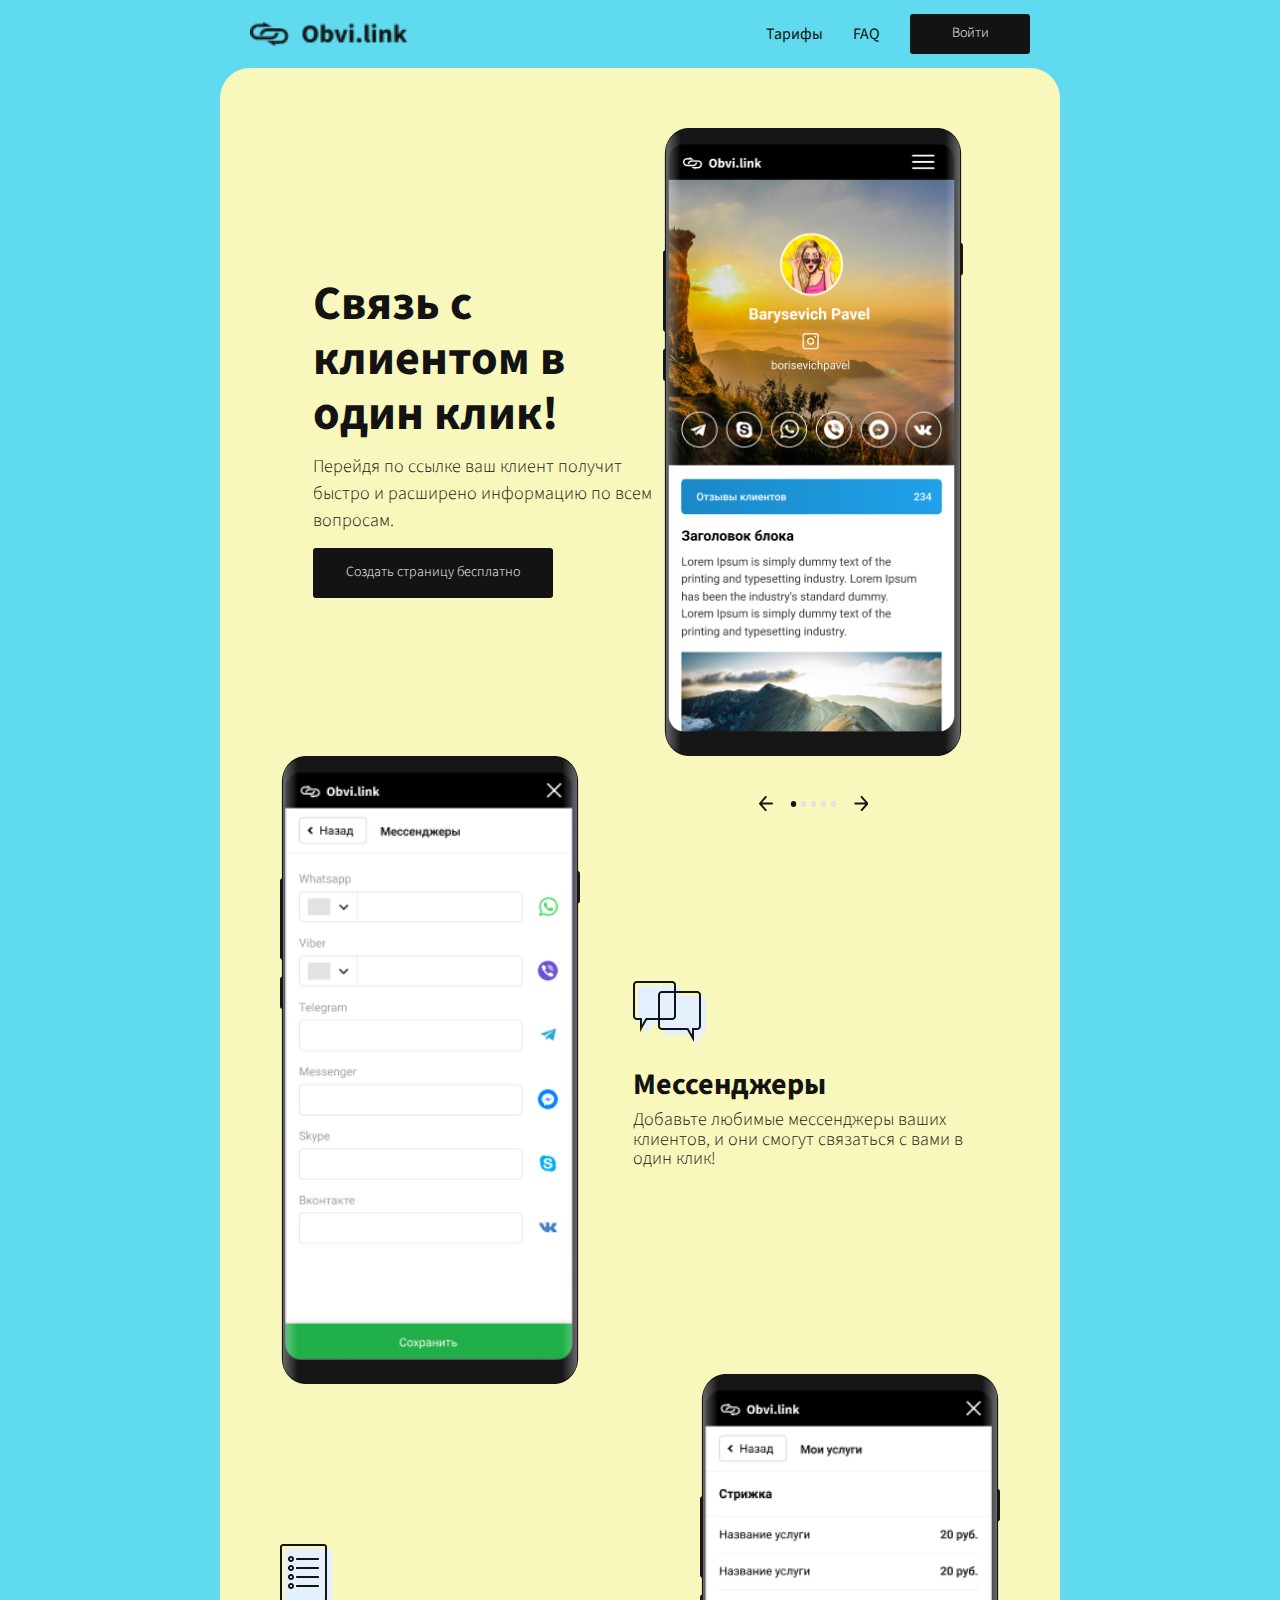
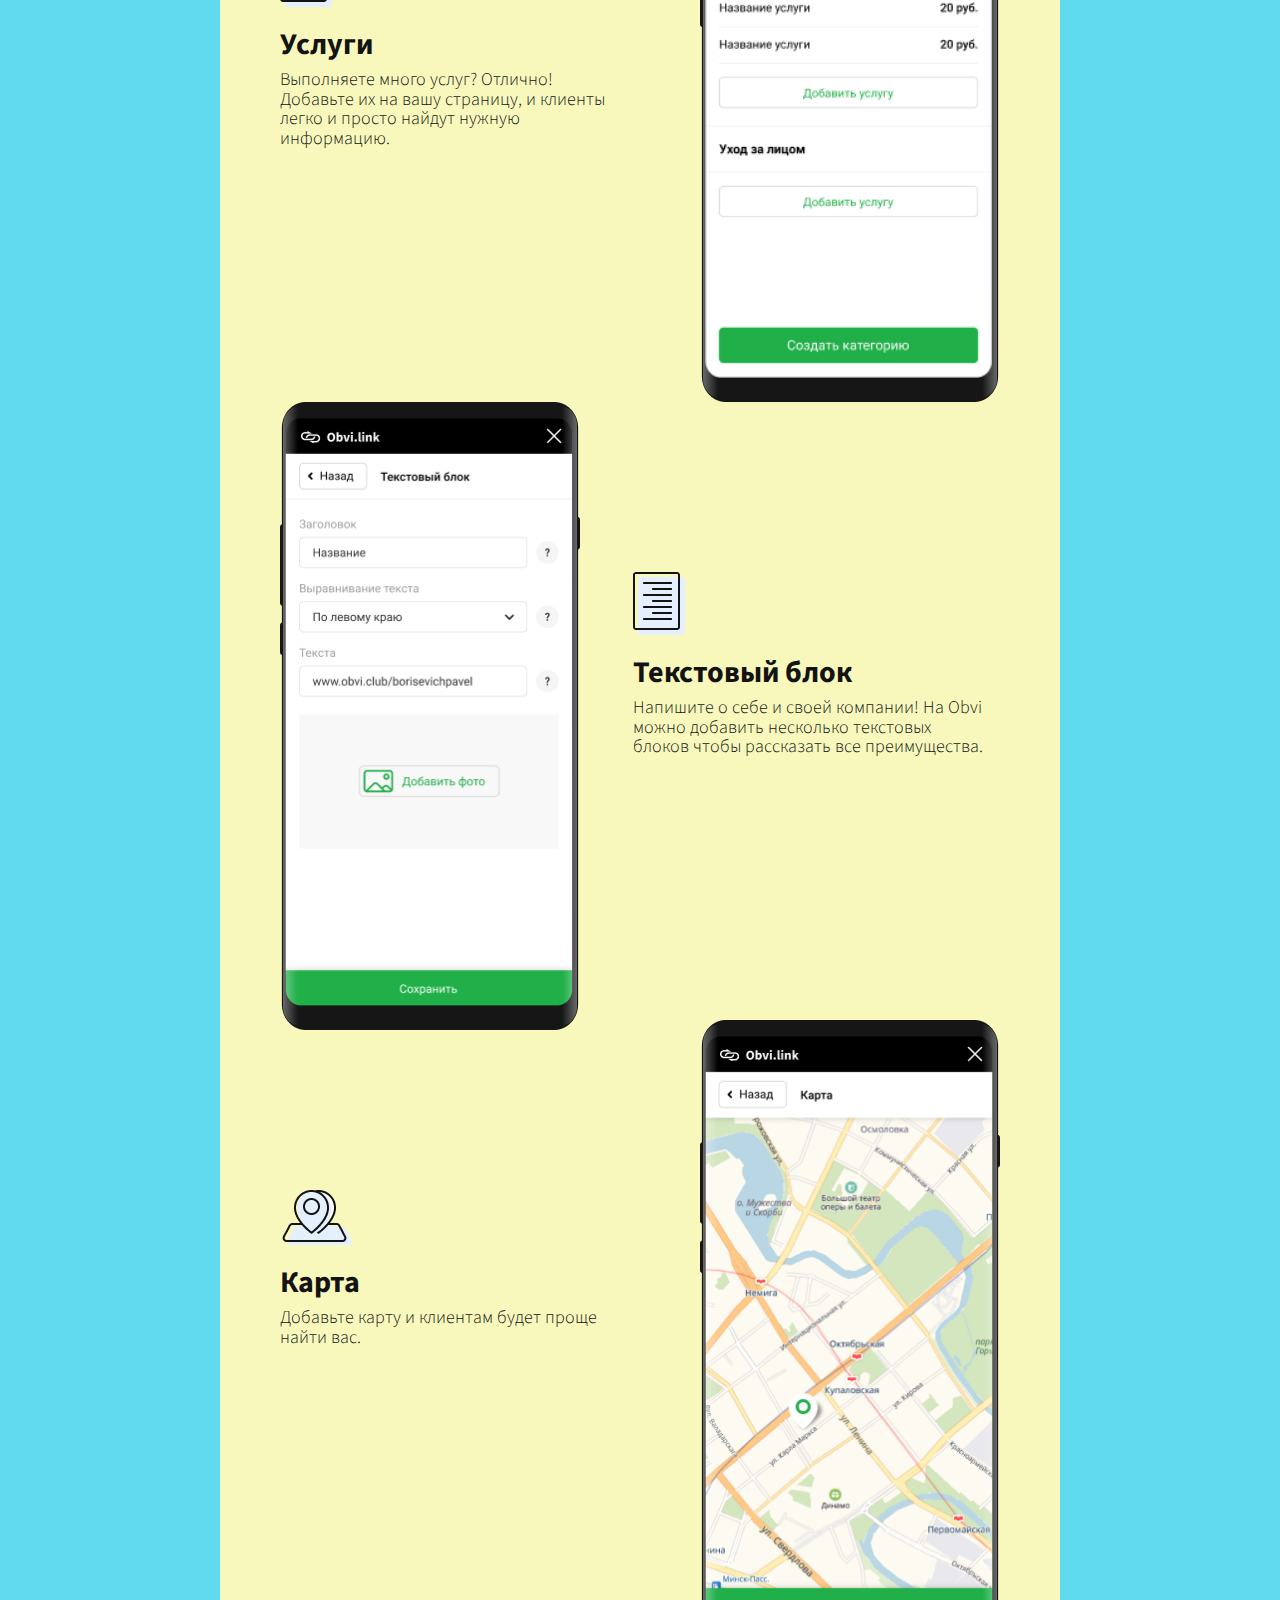
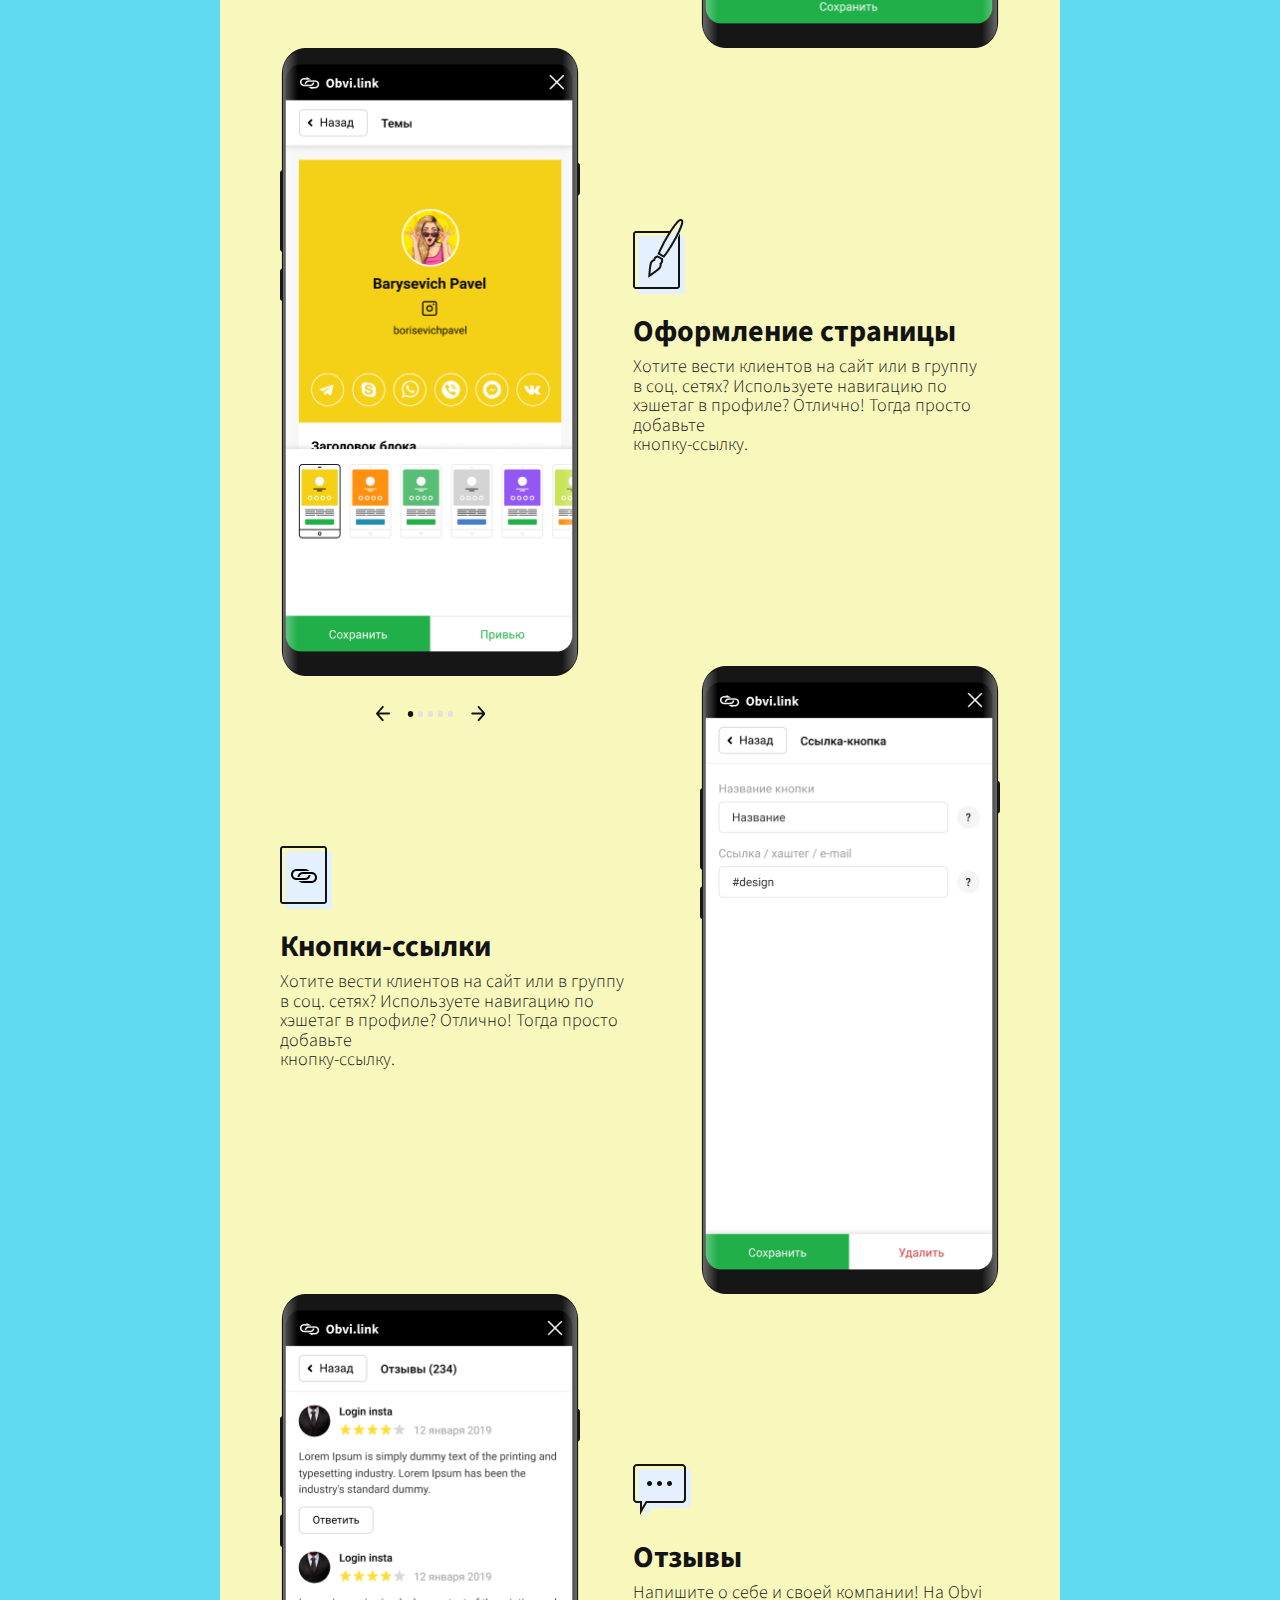
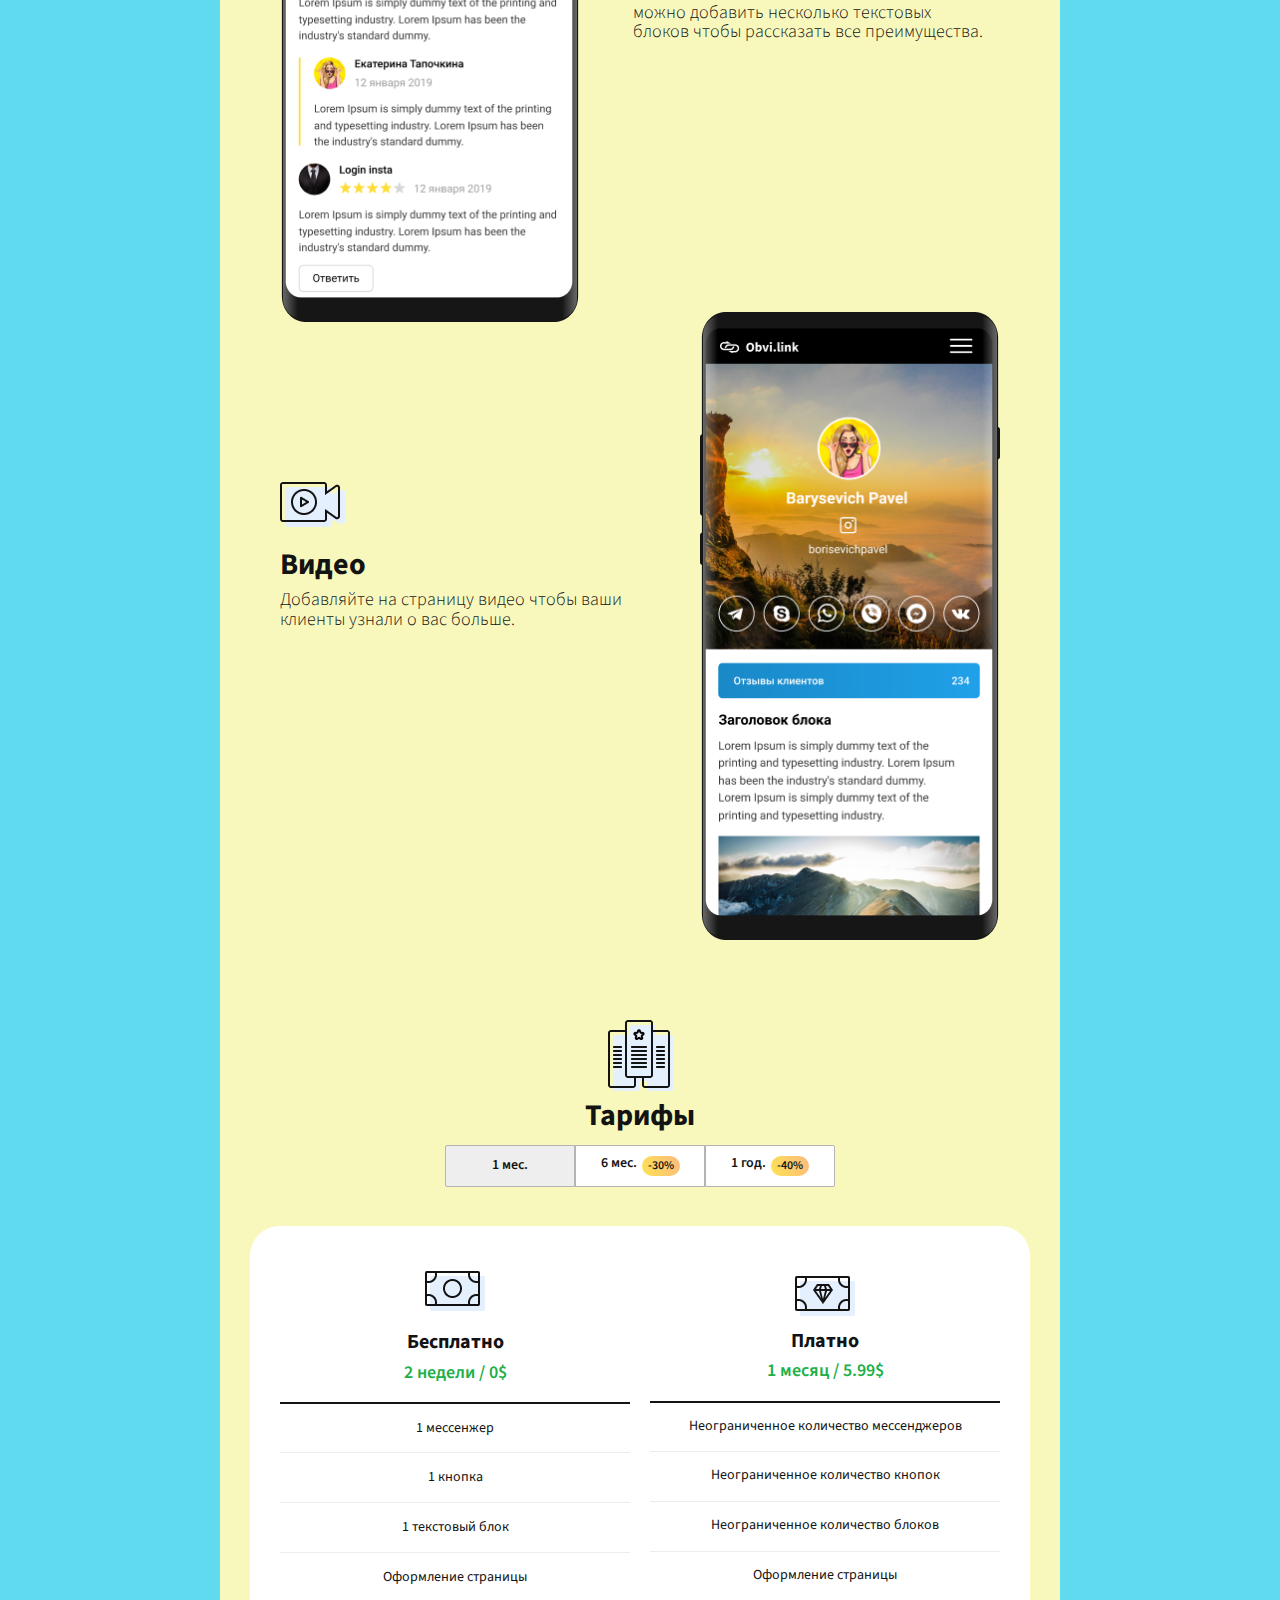
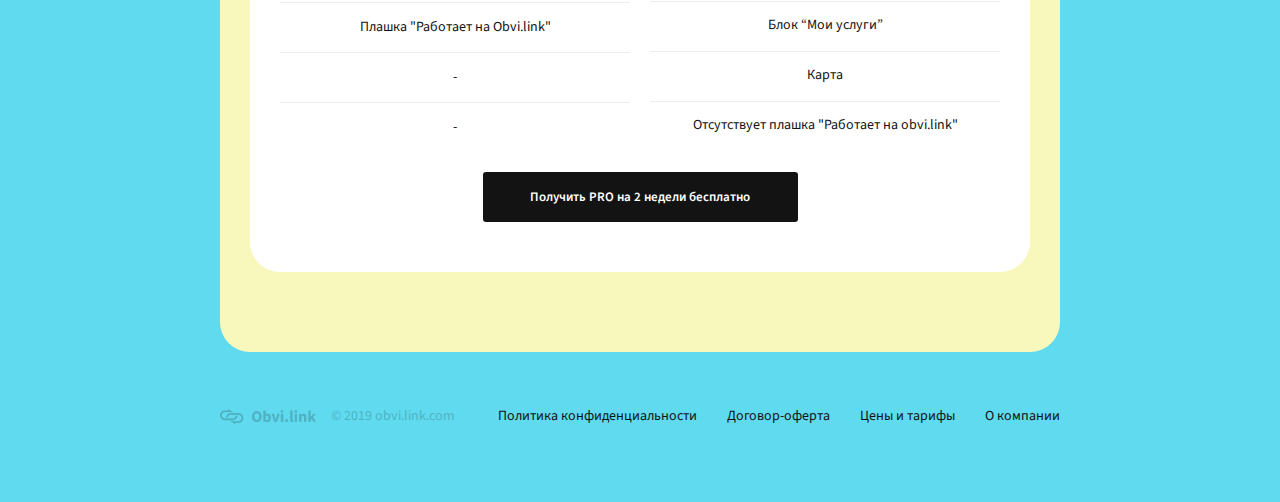
<file: index.html>
<!DOCTYPE html>

<html lang="en">

<head>
    <meta charset="UTF-8">
    <meta name="viewport"
          content="width=device-width, user-scalable=no, initial-scale=1.0, maximum-scale=1.0, minimum-scale=1.0">
    <meta http-equiv="X-UA-Compatible" content="ie=edge">
    <title>Homework_5</title>
    <link rel="stylesheet" href="norm/normalize.css">
    <link rel="preconnect" href="https://fonts.googleapis.com">
    <link rel="preconnect" href="https://fonts.gstatic.com" crossorigin>
    <link href="https://fonts.googleapis.com/css2?family=Source+Sans+Pro:wght@300;400;700&display=swap" rel="stylesheet">
    <link rel="stylesheet" href="css/style.css">
</head>

<body class="center">

<header>
    <div class="header">
        <a href="#" class="link">
            <img src="img/logo.png" alt="logo" class="header__logo">
        </a>
        <nav class="nav">
            <button class="nav__burger">
                <img src="img/burger.png" alt="burger">
            </button>
            <ul class="nav__list">
                <li class="nav__elem">
                    <a href="#" class="nav__link">
                        Тарифы
                    </a>
                </li>
                <li class="nav__elem">
                    <a href="#" class="nav__link">
                        FAQ
                    </a>
                </li>
                <li class="nav__elem">
                    <a href="#" class="main_button">
                        Войти
                    </a>
                </li>
            </ul>
        </nav>
    </div>
</header>

<main class="main">
    <div class="center--small content">
        <section class="offer">
            <div class="offer__text">
                <h1 class="offer__title">
                    Cвязь с клиентом в один клик!
                </h1>
                <p class="offer__desc">
                    Перейдя по ссылке ваш клиент получит быстро и расширено информацию по всем вопросам.
                </p>
                <a href="" class="main_button">
                    Создать страницу бесплатно
                </a>
            </div>
            <div class="phone">
                <img src="/img/phone_1.png" alt="Cвязь с клиентом в один клик!" class="phone_1">
            </div>
        </section>

        <section class="main_block main_block--messengers">
            <div class="infoblock infoblock--messengers">
                <div class="slider">
                    <input type="radio" name="messengers" class="slide visually-hidden" id="messengers_slide_1" checked>
                    <input type="radio" name="messengers" class="slide visually-hidden" id="messengers_slide_2">
                    <input type="radio" name="messengers" class="slide visually-hidden" id="messengers_slide_3">
                    <input type="radio" name="messengers" class="slide visually-hidden" id="messengers_slide_4">
                    <input type="radio" name="messengers" class="slide visually-hidden" id="messengers_slide_5">

                    <div class="controls">
                        <label for="messengers_slide_1" class="switch"></label>
                        <label for="messengers_slide_2" class="switch"></label>
                        <label for="messengers_slide_3" class="switch"></label>
                        <label for="messengers_slide_4" class="switch"></label>
                        <label for="messengers_slide_5" class="switch"></label>
                    </div>

                    <div class="active">
                        <label for="messengers_slide_1" class="switch"></label>
                        <label for="messengers_slide_2" class="switch"></label>
                        <label for="messengers_slide_3" class="switch"></label>
                        <label for="messengers_slide_4" class="switch"></label>
                        <label for="messengers_slide_5" class="switch"></label>
                    </div>
                </div>
                <img src="img/messengers.png" alt="Messengers logo" class="infoblock__logo infoblock__logo__messengers">
                <article class="infoblock__article infoblock__article--messengers">
                    <h1 class="article__title article__title--messengers">
                        Мессенджеры
                    </h1>
                    <p class="article__desc article__desc--messengers">
                        Добавьте любимые мессенджеры ваших клиентов, и они смогут связаться с вами в один клик!
                    </p>
                </article>
            </div>
            <div class="phone ">
                <img src="/img/phone_2.png" alt="Мессенджеры" class="phone_1">
            </div>

         </section>

        <section class="main_block main_block--services">
            <div class="infoblock infoblock--services">
                <img src="img/services.png" alt="Services logo" class="infoblock__logo infoblock__logo--services">
                <article class="infoblock__article infoblock__article--services">
                    <h1 class="article__title article__title--services">
                        Услуги
                    </h1>
                    <p class="article__desc article__desc--services">
                        Выполняете много услуг? Отлично! Добавьте их на вашу страницу, и клиенты легко и просто найдут нужную информацию.
                    </p>
                </article>
            </div>
            <div class="phone">
                <img src="/img/phone_3.1.png" alt="Services" class="phone_1">
            </div>
        </section>

        <section class="main_block main_block--text">
            <div class="infoblock infoblock--text">
                <img src="img/text_block.png" alt="Text logo" class="infoblock__logo infoblock__logo__text">
                <article class="infoblock__article infoblock__article--text">
                    <h1 class="article__title article__title--text">
                        Текстовый блок
                    </h1>
                    <p class="article__desc article__desc--text">
                        Напишите о себе и своей компании! На Obvi можно добавить несколько текстовых блоков чтобы рассказать все преимущества.
                    </p>
                </article>
            </div>
            <div class="phone">
                <img src="/img/phone_4.png" alt="Text block" class="phone_1">
            </div>
        </section>

        <section class="main_block main_block--map">
            <div class="infoblock infoblock--map">
                <img src="img/map.png" alt="Map logo" class="infoblock__logo infoblock__logo__map">
                <article class="infoblock__article infoblock__article--map">
                    <h1 class="article__title article__title--map">
                        Карта
                    </h1>
                    <p class="article__desc article__desc--map">
                        Добавьте  карту и клиентам будет проще найти вас.
                    </p>
                </article>
            </div>
            <div class="phone">
                <img src="/img/phone_5.png" alt="Map" class="phone_1">
            </div>
        </section>

        <section class="main_block main_block--design">
            <div class="infoblock infoblock--design">
                <img src="img/page_design.png" alt="Page design logo" class="infoblock__logo infoblock__logo__design">
                <article class="infoblock__article infoblock__article--design">
                    <h1 class="article__title article__title--design">
                        Оформление страницы
                    </h1>
                    <p class="article__desc article__desc--design">
                        Хотите вести клиентов на сайт или в группу в соц. сетях? Используете навигацию по хэшетаг в профиле? Отлично! Тогда просто добавьте <br> кнопку-ссылку.
                    </p>
                </article>
            </div>
            <div class="phone">
                <img src="/img/phone_6.png" alt="Page design" class="phone_1">
            </div>
        </section>

        <section class="main_block main_block--link_buttons">
            <div class="infoblock infoblock--link_buttons">
                <div class="slider">
                    <input type="radio" name="link_buttons" class="slide visually-hidden" id="link_buttons_slide_1" checked>
                    <input type="radio" name="link_buttons" class="slide visually-hidden" id="link_buttons_slide_2">
                    <input type="radio" name="link_buttons" class="slide visually-hidden" id="link_buttons_slide_3">
                    <input type="radio" name="link_buttons" class="slide visually-hidden" id="link_buttons_slide_4">
                    <input type="radio" name="link_buttons" class="slide visually-hidden" id="link_buttons_slide_5">

                    <div class="controls">
                        <label for="link_buttons_slide_1" class="switch"></label>
                        <label for="link_buttons_slide_2" class="switch"></label>
                        <label for="link_buttons_slide_3" class="switch"></label>
                        <label for="link_buttons_slide_4" class="switch"></label>
                        <label for="link_buttons_slide_5" class="switch"></label>
                    </div>

                    <div class="active">
                        <label for="link_buttons_slide_1" class="switch"></label>
                        <label for="link_buttons_slide_2" class="switch"></label>
                        <label for="link_buttons_slide_3" class="switch"></label>
                        <label for="link_buttons_slide_4" class="switch"></label>
                        <label for="link_buttons_slide_5" class="switch"></label>
                    </div>
                </div>
                <img src="img/buttons.png" alt="Link_buttons logo" class="infoblock__logo infoblock__logo--link_buttons">
                <article class="infoblock__article infoblock__article--link_buttons">
                    <h1 class="article__title article__title--link_buttons">
                        Кнопки-ссылки
                    </h1>
                    <p class="article__desc article__desc--link_buttons">
                        Хотите вести клиентов на сайт или в группу в соц. сетях? Используете навигацию по хэшетаг в профиле? Отлично! Тогда просто добавьте <br> кнопку-ссылку.
                    </p>
                </article>
            </div>
            <div class="phone">
                <img src="/img/phone_7.png" alt="Link_buttons" class="phone_1">
            </div>
        </section>

        <section class="main_block main_block--reviews">
            <div class="infoblock infoblock--reviews">
                <img src="img/reviews.png" alt="Reviews logo" class="infoblock__logo infoblock__logo__reviews">
                <article class="infoblock__article infoblock__article--reviews">
                    <h1 class="article__title article__title--reviews">
                        Отзывы
                    </h1>
                    <p class="article__desc article__desc--reviews">
                        Напишите о себе и своей компании! На Obvi можно добавить несколько текстовых блоков чтобы рассказать все преимущества.
                    </p>
                </article>
            </div>
            <div class="phone">
                <img src="/img/phone_8.png" alt="Reviews" class="phone_1">
            </div>
        </section>

        <section class="main_block main_block--video">
            <div class="infoblock infoblock--video">
                <img src="img/video.png" alt="Video logo" class="infoblock__logo infoblock__logo__video">
                <article class="infoblock__article infoblock__article--video">
                    <h1 class="article__title article__title--video">
                        Видео
                    </h1>
                    <p class="article__desc article__desc--video">
                        Добавляйте на страницу видео чтобы ваши клиенты узнали о вас больше.
                    </p>
                </article>
            </div>
            <div class="phone">
                <img src="/img/phone_1.png" alt="Video" class="phone_1">
            </div>
        </section>

        <section class="rates">
            <img src="img/rates.png" alt="Rates" class="rates__img">
            <h3 class="rates__title">
                Тарифы
            </h3>
            <div class=" slider rates__slider">
                <input type="radio" name="rates" class="slide--rates visually-hidden" id="rates_slide_1" checked>
                <input type="radio" name="rates" class="slide--rates visually-hidden" id="rates_slide_2">
                <input type="radio" name="rates" class="slide--rates visually-hidden" id="rates_slide_3">

                <div class="active--rates">
                    <label for="rates_slide_1" class="switch radius_1"> 1 мес.</label>
                    <label for="rates_slide_2" class="switch">
                        <div class="percents">
                            <p class="percents__text">
                                6 мес.
                            </p>
                            <p class="percents__oval">
                                -30%
                            </p>
                        </div>
                    </label>
                    <label for="rates_slide_3" class="switch radius_3">
                        <div class="percents">
                            <p class="percents__text">
                                1 год.
                            </p>
                            <p class="percents__oval">
                                -40%
                            </p>
                        </div>
                    </label>
                </div>
            </div>
        </section>

        <section class="subs">
            <div class="subs__block">
                <div class="subs__proposal">
                    <div class="img_cont">
                        <img src="img/subs_logo_1.png" alt="Free" class="subs__logo">
                    </div>
                    <h3 class="subs__title">
                        Бесплатно
                    </h3>
                    <h5 class="subs__cost">
                        2 недели / 0$
                    </h5>
                    <p class="subs__advantages">
                        1 мессенжер
                    </p>
                    <p class="subs__advantages">
                        1 кнопка
                    </p>
                    <p class="subs__advantages">
                        1 текстовый блок
                    </p>
                    <p class="subs__advantages">
                        Оформление страницы
                    </p>
                    <p class="subs__advantages">
                        Плашка "Работает на Obvi.link"
                    </p>
                    <p class="subs__advantages display">
                        -
                    </p>
                    <p class="subs__advantages display">
                        -
                    </p>
                </div>
                <div class="subs__proposal">
                    <img src="img/subs_logo_2.png" alt="Fee" class="subs__logo">
                    <h3 class="subs__title">
                        Платно
                    </h3>
                    <h5 class="subs__cost">
                        1 месяц / 5.99$
                    </h5>
                    <p class="subs__advantages">
                        Неограниченное количество мессенджеров
                    </p>
                    <p class="subs__advantages">
                        Неограниченное количество кнопок
                    </p>
                    <p class="subs__advantages">
                        Неограниченное количество блоков
                    </p>
                    <p class="subs__advantages">
                        Оформление страницы
                    </p>
                    <p class="subs__advantages">
                        Блок “Мои услуги”
                    </p>
                    <p class="subs__advantages">
                        Карта
                    </p>
                    <p class="subs__advantages">
                        Отсутствует плашка "Работает на obvi.link"
                    </p>
                </div>
            </div>
            <a href="" class="main_button subs__button">
                Получить PRO на 2 недели бесплатно
            </a>
        </section>
    </div>
</main>

<footer class="footer">
    <ul class="nav">
        <li class="nav__elem">
            <a href="" class="footer__link">
                Политика конфиденциальности
            </a>
        </li>
        <li class="nav__elem">
            <a href="" class="footer__link">
                Договор-оферта
            </a>
        </li>
        <li class="nav__elem">
            <a href="" class="footer__link">
                Цены и тарифы
            </a>
        </li>
        <li class="nav__elem">
            <a href="" class="footer__link">
                О компании
            </a>
        </li>
    </ul>
    <div class="annotation">
        <img src="img/logo.png" alt="Logotype" class="annotation__logo">
        <p class="annotation__desc">
            © 2019 obvi.link.com
        </p>
    </div>
</footer>

</body>

</html>
</file>
<file: css/style.css>
.main_button {
  display: flex;
  justify-content: center;
  align-items: center;
  min-width: 120px;
  min-height: 40px;
  text-decoration: none;
  border-radius: 3px;
  background: #131313;
  color: #FFFFFF;
}

.header {
  padding-left: calc(50vw - 125px);
  padding-right: calc(50vw - 125px);
}
@media screen and (min-width: 841px) {
  .header {
    padding-left: calc(50vw - 420px);
    padding-right: calc(50vw - 420px);
  }
}
@media screen and (min-width: 1351px) {
  .header {
    padding-left: calc(50vw - 675px);
    padding-right: calc(50vw - 675px);
  }
}
@media screen and (min-width: 841px) {
  .header__logo {
    width: 157px;
    height: 25px;
  }
}

.header {
  display: flex;
  justify-content: space-between;
  width: 320px;
  padding: 20px;
}
@media screen and (min-width: 841px) {
  .header {
    width: auto;
    padding: 0 30px;
    width: 840px;
  }
}
@media screen and (min-width: 1351px) {
  .header {
    width: 1350px;
  }
}

.link {
  display: flex;
  align-items: center;
  text-decoration: none;
}

.nav {
  display: flex;
  align-items: center;
}
.nav__burger {
  display: flex;
  justify-content: center;
  align-items: center;
  border: none;
  background: none;
  padding: 0;
}
@media screen and (min-width: 841px) {
  .nav__burger {
    display: none;
  }
}
.nav__list {
  display: none;
}
@media screen and (min-width: 841px) {
  .nav__list {
    display: flex;
    padding: 0;
    align-items: center;
  }
}
.nav__elem {
  display: block;
  margin-right: 30px;
  list-style: none;
}
.nav__elem:last-child {
  margin-right: 0;
}
.nav__link {
  text-decoration: none;
  color: #131313;
  font-weight: 400;
  font-size: 16px;
  line-height: 150%;
}

* {
  box-sizing: border-box;
}

body {
  font-family: "Source Sans Pro", sans-serif;
  font-weight: 300;
  font-size: 14px;
  line-height: 140%;
  color: #131313;
  width: 320px;
}
@media screen and (min-width: 841px) {
  body {
    width: 840px;
    background-color: #5fdaee;
  }
}
@media screen and (min-width: 1351px) {
  body {
    width: 1350px;
  }
}

.visually-hidden {
  position: absolute;
  white-space: nowrap;
  width: 1px;
  height: 1px;
  overflow: hidden;
  border: 0;
  padding: 0;
  clip: rect(0 0 0 0);
  clip-path: inset(50%);
  margin: -1px;
}

.center {
  padding-left: calc(50vw - 160px);
  padding-right: calc(50vw - 160px);
}
@media screen and (min-width: 841px) {
  .center {
    padding-left: calc(50vw - 420px);
    padding-right: calc(50vw - 420px);
  }
}
@media screen and (min-width: 1351px) {
  .center {
    padding-left: calc(50vw - 675px);
    padding-right: calc(50vw - 675px);
  }
}

.center--small {
  margin-right: auto;
  margin-left: auto;
}
@media screen and (min-width: 841px) {
  .center--small {
    margin-right: 0;
    margin-left: 0;
  }
}

.content {
  width: 320px;
  display: flex;
  justify-content: center;
  flex-direction: column;
  align-items: center;
}
@media screen and (min-width: 841px) {
  .content {
    width: 840px;
    background-color: #f8f8bd;
    border-radius: 30px;
  }
}
@media screen and (min-width: 1351px) {
  .content {
    width: 1350px;
  }
}

.offer {
  display: flex;
  flex-direction: column;
  align-items: center;
  justify-content: center;
  width: 250px;
}
@media screen and (min-width: 841px) {
  .offer {
    flex-direction: row;
    justify-content: center;
    width: 840px;
    padding: 60px 65px 0 60px;
  }
}
@media screen and (min-width: 1351px) {
  .offer {
    width: 1351px;
    padding: 60px 0 0 0;
  }
}
.offer__text {
  display: flex;
  flex-direction: column;
  align-items: center;
  justify-content: center;
}
@media screen and (min-width: 841px) {
  .offer__text {
    width: 350px;
    align-items: start;
  }
}
@media screen and (min-width: 1351px) {
  .offer__text {
    width: 421px;
    align-items: start;
    margin-right: 104px;
  }
}
.offer__title {
  font-weight: 700;
  font-size: 24px;
  line-height: 30px;
  margin: 30px 0 11px;
}
@media screen and (min-width: 841px) {
  .offer__title {
    font-weight: 700;
    font-size: 48px;
    line-height: 55px;
  }
}
@media screen and (min-width: 1351px) {
  .offer__title {
    font-size: 64px;
    line-height: 65px;
  }
}
.offer__desc {
  margin-bottom: 13px;
}
@media screen and (min-width: 841px) {
  .offer__desc {
    font-weight: 300;
    font-size: 18px;
    line-height: 150%;
    margin: 0 0 14px 0;
  }
}
@media screen and (min-width: 1351px) {
  .offer__desc {
    width: 350px;
  }
}
.offer .main_button {
  min-width: 250px;
  margin-bottom: 40px;
}
@media screen and (min-width: 841px) {
  .offer .main_button {
    min-width: 240px;
    min-height: 50px;
  }
}

.phone {
  display: flex;
  width: 238px;
  height: 498px;
  background: url("../img/phone.png") no-repeat;
  padding: 11px 5px 19px;
  background-size: contain;
  position: relative;
}
@media screen and (min-width: 841px) {
  .phone {
    width: 300px;
    height: 628px;
  }
}
.phone img {
  object-fit: contain;
  width: 228px;
}
@media screen and (min-width: 841px) {
  .phone img {
    width: 287.58px;
  }
}
.phone:before, .phone:after {
  content: "";
  display: block;
  position: absolute;
  top: 3px;
  left: 3px;
  width: calc(100% - 6px);
  height: calc(100% - 6px);
  border-radius: 20px;
  background: linear-gradient(270deg, #FDFDFD -9.09%, rgba(255, 255, 255, 0) 5.05%);
}
.phone:after {
  background: linear-gradient(90deg, #FDFDFD -9.09%, rgba(255, 255, 255, 0) 5.05%);
}

.slider {
  display: flex;
  justify-content: center;
  width: 250px;
}
@media screen and (min-width: 841px) {
  .slider {
    width: 300px;
    margin-left: 30px;
  }
}
@media screen and (min-width: 1351px) {
  .slider {
    margin-left: 140px;
  }
}

label:hover {
  cursor: pointer;
}

#messengers_slide_1:checked ~ .controls label:nth-child(5),
#messengers_slide_2:checked ~ .controls label:nth-child(1),
#messengers_slide_3:checked ~ .controls label:nth-child(2),
#messengers_slide_4:checked ~ .controls label:nth-child(3),
#messengers_slide_5:checked ~ .controls label:nth-child(4) {
  background: url("../img/left.svg") no-repeat;
  display: block;
  float: left;
  width: 14px;
  height: 15px;
  margin: 40px 0 0 0;
}

#messengers_slide_1:checked ~ .controls .switch:nth-child(2),
#messengers_slide_2:checked ~ .controls .switch:nth-child(3),
#messengers_slide_3:checked ~ .controls .switch:nth-child(4),
#messengers_slide_4:checked ~ .controls .switch:nth-child(5),
#messengers_slide_5:checked ~ .controls .switch:nth-child(1) {
  background: url("../img/right.svg") no-repeat;
  display: block;
  float: right;
  width: 14px;
  height: 15px;
  margin: 40px -95px 0 0;
  z-index: 95;
}

.active {
  display: flex;
  flex-direction: row;
  flex-wrap: nowrap;
  justify-content: center;
  align-items: center;
  width: 53px;
  margin: 40px 28px 0 14px;
}

.active .switch {
  display: block;
  width: 7px;
  height: 6px;
  background: url("../img/grey.svg") no-repeat;
  margin-right: 3px;
}
.active .switch:nth-child(5) {
  margin-right: 0;
}

#messengers_slide_1:checked ~ .active .switch:nth-child(1),
#messengers_slide_2:checked ~ .active .switch:nth-child(2),
#messengers_slide_3:checked ~ .active .switch:nth-child(3),
#messengers_slide_4:checked ~ .active .switch:nth-child(4),
#messengers_slide_5:checked ~ .active .switch:nth-child(5) {
  background: url("../img/black.svg") no-repeat;
}

.main_block {
  display: flex;
  flex-direction: column;
  width: 250px;
  align-items: center;
}
@media screen and (min-width: 841px) {
  .main_block {
    flex-direction: row-reverse;
    width: 840px;
    justify-content: start;
    align-items: start;
    padding: 0 60px;
  }
}
@media screen and (min-width: 1351px) {
  .main_block {
    width: 821px;
    padding: 0;
  }
}
.main_block .infoblock {
  display: flex;
  flex-direction: column;
  align-items: center;
}
@media screen and (min-width: 841px) {
  .main_block .infoblock {
    align-items: start;
    margin-left: 53px;
  }
}
@media screen and (min-width: 1351px) {
  .main_block .infoblock {
    margin-left: 83px;
  }
}
.main_block .infoblock__logo {
  display: none;
}
@media screen and (min-width: 841px) {
  .main_block .infoblock__logo {
    display: block;
    margin-top: 170px;
  }
}
@media screen and (min-width: 1351px) {
  .main_block .infoblock__logo {
    margin-top: 220px;
  }
}
@media screen and (min-width: 841px) {
  .main_block .infoblock .infoblock__logo--link_buttons {
    margin-top: 125px;
  }
}
@media screen and (min-width: 1351px) {
  .main_block .infoblock .infoblock__logo--link_buttons {
    margin-top: 175px;
  }
}
.main_block .infoblock .article__title {
  font-weight: 700;
  font-size: 18px;
  line-height: 30px;
  margin: 85px 0 20px;
}
@media screen and (min-width: 841px) {
  .main_block .infoblock .article__title {
    width: 350px;
    margin: 23px 0 10px;
    font-weight: 700;
    font-size: 30px;
  }
}
@media screen and (min-width: 1351px) {
  .main_block .infoblock .article__title {
    width: 400px;
  }
}
.main_block .infoblock .article__title--messengers {
  margin-top: 32px;
}
@media screen and (min-width: 841px) {
  .main_block .infoblock .article__title--messengers {
    margin: 23px 0 10px;
  }
}
.main_block .infoblock .article__desc {
  margin: 0 0 40px 0;
}
@media screen and (min-width: 841px) {
  .main_block .infoblock .article__desc {
    width: 350px;
    font-weight: 300;
    font-size: 18px;
  }
}
@media screen and (min-width: 1351px) {
  .main_block .infoblock .article__desc {
    width: 400px;
  }
}

#link_buttons_slide_1:checked ~ .controls label:nth-child(5),
#link_buttons_slide_2:checked ~ .controls label:nth-child(1),
#link_buttons_slide_3:checked ~ .controls label:nth-child(2),
#link_buttons_slide_4:checked ~ .controls label:nth-child(3),
#link_buttons_slide_5:checked ~ .controls label:nth-child(4) {
  background: url("../img/left.svg") no-repeat;
  display: block;
  float: left;
  width: 14px;
  height: 15px;
  margin: 40px 0 0 0;
}

#link_buttons_slide_1:checked ~ .controls .switch:nth-child(2),
#link_buttons_slide_2:checked ~ .controls .switch:nth-child(3),
#link_buttons_slide_3:checked ~ .controls .switch:nth-child(4),
#link_buttons_slide_4:checked ~ .controls .switch:nth-child(5),
#link_buttons_slide_5:checked ~ .controls .switch:nth-child(1) {
  background: url("../img/right.svg") no-repeat;
  display: block;
  float: right;
  width: 14px;
  height: 15px;
  margin: 40px -95px 0 0;
}

#link_buttons_slide_1:checked ~ .active .switch:nth-child(1),
#link_buttons_slide_2:checked ~ .active .switch:nth-child(2),
#link_buttons_slide_3:checked ~ .active .switch:nth-child(3),
#link_buttons_slide_4:checked ~ .active .switch:nth-child(4),
#link_buttons_slide_5:checked ~ .active .switch:nth-child(5) {
  background: url("../img/black.svg") no-repeat;
}

.article__title--link_buttons {
  margin-top: 32px;
}

@media screen and (min-width: 841px) {
  .main_block:nth-child(odd) {
    flex-direction: row;
    width: 840px;
    margin-top: -10px;
  }
  .main_block:nth-child(odd) .infoblock {
    margin: 0 70px 0 0;
  }
  .main_block:nth-child(odd) .slider {
    margin: 0;
  }
}
@media screen and (min-width: 1351px) {
  .main_block:nth-child(odd) {
    width: 821px;
  }
  .main_block:nth-child(odd) .infoblock {
    margin: 0 83px 0 0;
  }
}

.rates {
  display: flex;
  flex-direction: column;
  align-items: center;
  justify-content: center;
}
@media screen and (min-width: 841px) {
  .rates {
    width: 840px;
    margin-bottom: 40px;
  }
}
.rates__img {
  margin: 80px 0 15px;
}
@media screen and (min-width: 1351px) {
  .rates__img {
    margin: 136px 0 15px;
  }
}
.rates__title {
  display: block;
  font-weight: 700;
  font-size: 30px;
  margin: 0 0 10px 0;
}
.rates__slider {
  height: 40px;
  margin-top: 10px;
}
@media screen and (min-width: 841px) {
  .rates__slider {
    margin-left: auto;
    margin-right: auto;
  }
}

.active--rates {
  display: flex;
  flex-direction: row;
  flex-wrap: nowrap;
  justify-content: center;
  align-items: center;
  height: 40px;
}
.active--rates .radius_1 {
  border-radius: 2px 0 0 2px;
}
.active--rates .radius_3 {
  border-radius: 0 2px 2px 0;
}
.active--rates .switch {
  display: flex;
  justify-content: center;
  align-items: center;
  width: 100px;
  height: 42px;
  background-color: #FFFFFF;
  border: 1px solid #B4B4B4;
  font-weight: 600;
  font-size: 12px;
}
@media screen and (min-width: 841px) {
  .active--rates .switch {
    width: 130px;
    font-size: 14px;
  }
}
.active--rates .switch .percents {
  display: flex;
  flex-direction: row;
  flex-wrap: nowrap;
}
.active--rates .switch .percents__text {
  margin-top: auto;
}
.active--rates .switch .percents__oval {
  display: flex;
  justify-content: center;
  align-items: center;
  width: 38px;
  height: 20px;
  background: linear-gradient(67.29deg, #FCE154 2.6%, #FDBB7D 97.97%);
  border-radius: 30px;
  margin-left: 5px;
}
@media screen and (min-width: 841px) {
  .active--rates .switch .percents__oval {
    font-size: 12px;
  }
}

#rates_slide_1:checked ~ .active--rates .switch:nth-child(1),
#rates_slide_2:checked ~ .active--rates .switch:nth-child(2),
#rates_slide_3:checked ~ .active--rates .switch:nth-child(3) {
  background-color: #EEEEEE;
}

.subs {
  display: flex;
  flex-direction: column;
  align-items: center;
  justify-content: center;
}
@media screen and (min-width: 841px) {
  .subs {
    width: 780px;
    justify-content: left;
    border-radius: 30px;
    padding: 45px 30px 50px;
    margin-bottom: 80px;
    background-color: #FFFFFF;
  }
}
@media screen and (min-width: 1351px) {
  .subs {
    width: 900px;
  }
}
.subs__block {
  display: block;
}
@media screen and (min-width: 841px) {
  .subs__block {
    display: flex;
    flex-direction: row;
    justify-content: left;
  }
}
.subs__proposal {
  display: flex;
  flex-direction: column;
  justify-content: center;
  align-items: center;
  width: 320px;
  margin-top: 40px;
}
.subs__proposal:nth-child(2) {
  margin: 5px 0 0 0;
}
@media screen and (min-width: 841px) {
  .subs__proposal {
    width: 350px;
    margin-top: 0;
    justify-content: start;
  }
  .subs__proposal:nth-child(2) {
    margin: 5px 0 0 20px;
  }
}
@media screen and (min-width: 1351px) {
  .subs__proposal {
    width: 410px;
  }
}
.subs__title {
  margin: 16px 0 10px 0;
  font-weight: 700;
  font-size: 20px;
}
.subs__cost {
  font-weight: 600;
  font-size: 18px;
  color: #20AF48;
  margin: 0 0 20px 0;
}
.subs__advantages {
  display: flex;
  justify-content: center;
  align-items: center;
  min-height: 50px;
  border-top: 1px solid #EDEDED;
  margin: 0;
  min-width: 320px;
  font-weight: 400;
}
.subs__advantages:nth-child(4) {
  border-top: 2px solid #131313;
}
@media screen and (min-width: 841px) {
  .subs__advantages {
    min-width: 350px;
  }
}
@media screen and (min-width: 1351px) {
  .subs__advantages {
    min-width: 410px;
  }
}
.subs__button {
  margin: 20px 15px 80px;
  font-weight: 600;
  font-size: 13px;
  min-width: 290px;
  min-height: 50px;
}
@media screen and (min-width: 841px) {
  .subs__button {
    min-width: 315px;
    margin: 20px 0 0 0;
  }
}

.display {
  display: none;
}
@media screen and (min-width: 841px) {
  .display {
    display: flex;
  }
}

.footer {
  display: flex;
  flex-direction: column;
  width: 320px;
  padding-bottom: 75px;
  font-weight: 400;
  font-size: 14px;
  background-color: #CBDFE7;
}
@media screen and (min-width: 841px) {
  .footer {
    width: 840px;
    flex-direction: row-reverse;
    justify-content: space-between;
    padding-top: 55px;
    background: none;
  }
}
@media screen and (min-width: 1351px) {
  .footer {
    width: 1350px;
    justify-content: center;
  }
}
.footer .nav {
  display: flex;
  flex-direction: column;
  justify-content: center;
  align-items: center;
  padding: 0;
  margin: 25px 0 35px;
}
@media screen and (min-width: 841px) {
  .footer .nav {
    flex-direction: row;
    justify-content: space-between;
    margin: 0;
  }
}
.footer .nav__elem {
  display: block;
  margin-top: 15px;
}
@media screen and (min-width: 841px) {
  .footer .nav__elem {
    margin: 0 0 0 30px;
  }
}
.footer__link {
  text-decoration: none;
  color: #131313;
}
.footer .annotation {
  display: flex;
  flex-direction: column-reverse;
  justify-content: center;
  align-items: center;
  opacity: 0.2;
  font-weight: 400;
}
@media screen and (min-width: 841px) {
  .footer .annotation__logo {
    margin-right: 15px;
  }
}
@media screen and (min-width: 841px) {
  .footer .annotation__desc {
    margin: 0;
  }
}
@media screen and (min-width: 1351px) {
  .footer .annotation__desc {
    margin-right: 50px;
  }
}
@media screen and (min-width: 841px) {
  .footer .annotation {
    flex-direction: row;
    justify-content: space-between;
  }
}

/*# sourceMappingURL=style.css.map */
</file>
